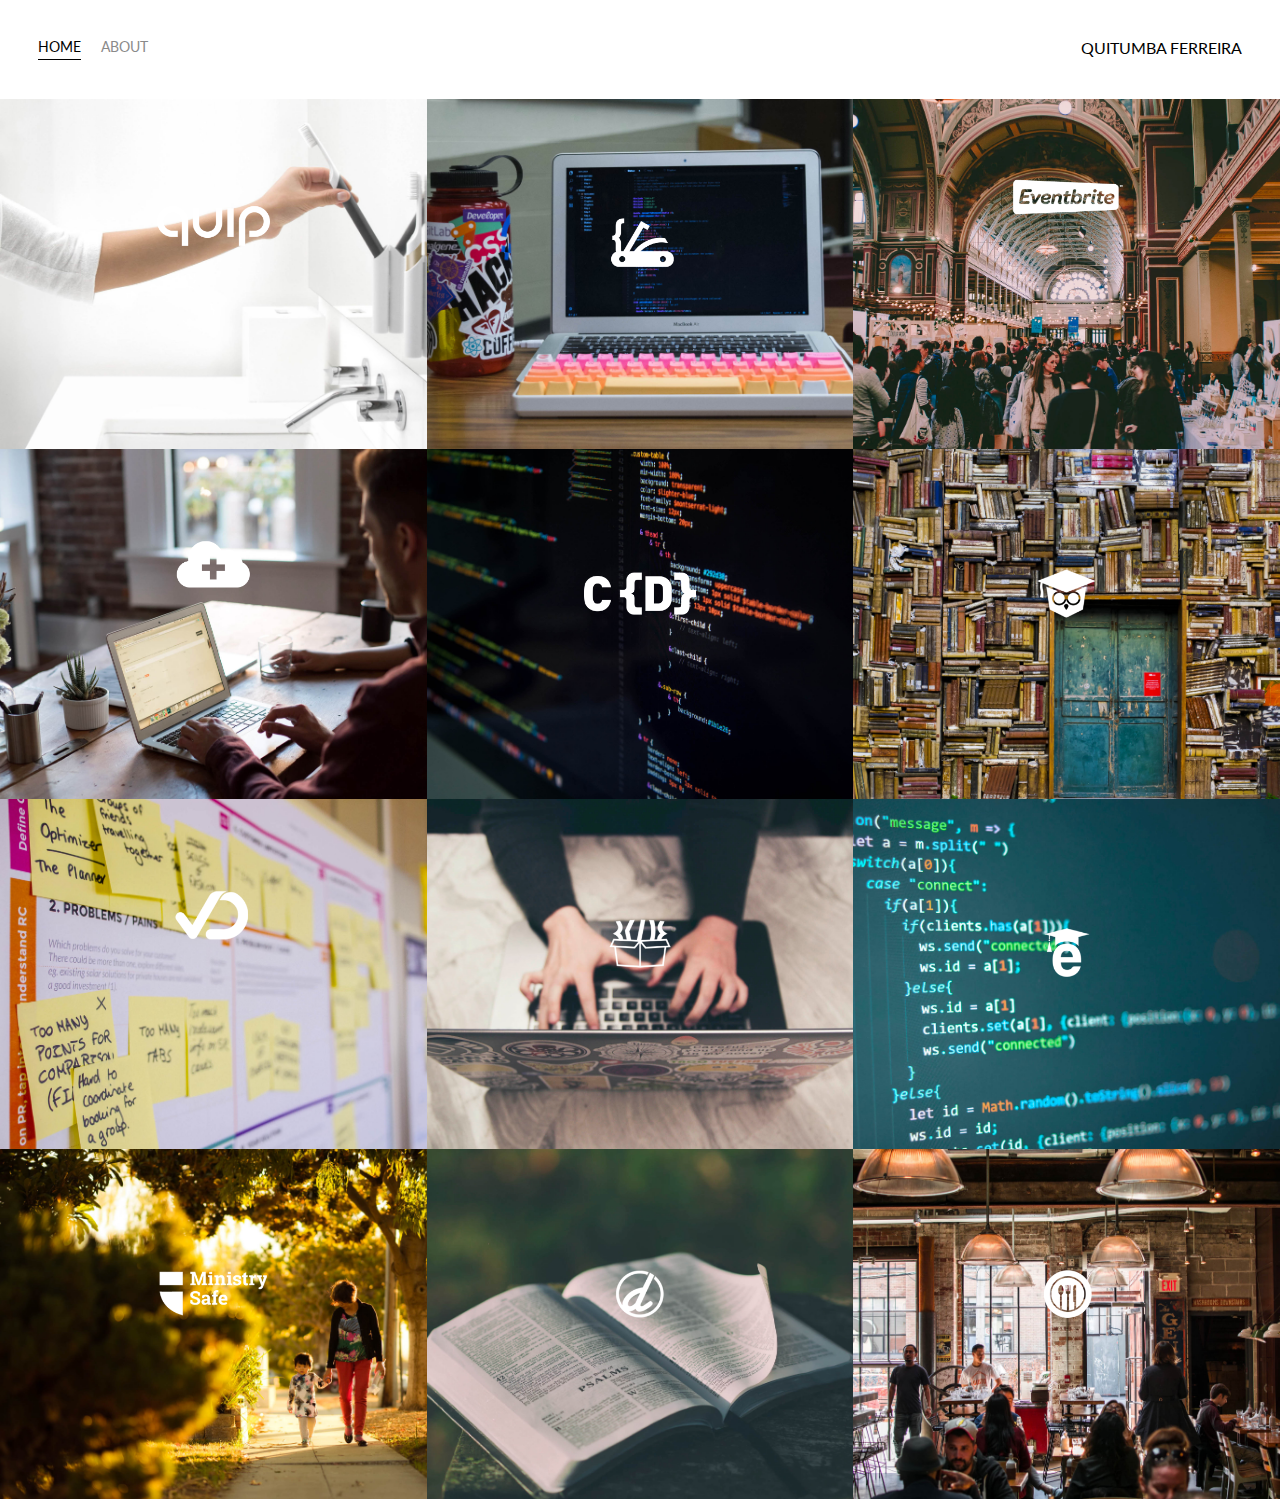
<file: index.html>
<!DOCTYPE html>
<html lang="en">
<head>
    <meta charset="UTF-8">
    <meta name="viewport" content="width=device-width, initial-scale=1.0">
    <title>Page Title</title>
    <link rel="stylesheet" href="styles.css">
    <link href="https://fonts.googleapis.com/css?family=Lato" rel="stylesheet">
</head>
<body>

    <div class="container">
        <div class="nav-wrapper">
            <div class="left-side">
                <div class="nav-link-wrapper active-nav-link ">
                    <a href="index.html">Home</a>
                </div>
                <div class="nav-link-wrapper">
                    <a href="about.html">About</a>
                </div>
            </div>
            
            <div class="right-side">
                <div class="brand">
                    <div>Quitumba Ferreira</div>
                </div>
            </div>
        </div>

        <div class="content-wrapper">
            <div class="portfolio-items-wrapper">
      
              <div class="portfolio-item-wrapper">
                <div class="portfolio-img-background" style="background-image:url(images/portfolio1.jpg)"></div>
      
                <div class="img-text-wrapper">
                  <div class="logo-wrapper">
                    <img src="images/logos/quip.png" alt="">
                  </div>
      
                  <div class="subtitle">I built the Quip Ecommerce platform, named a Top 25 Invention by Time Magazine in 2016.</div>
                </div>
              </div>
      
              <div class="portfolio-item-wrapper">
                <div class="portfolio-img-background" style="background-image:url(images/portfolio2.jpg)"></div>
                <div class="img-text-wrapper">
                  <div class="logo-wrapper">
                    <img src="images/logos/devcamp.png" alt="">
                  </div>
      
                  <div class="subtitle">Coding bootcamp and learning management system.</div>
                </div>
              </div>
      
              <div class="portfolio-item-wrapper">
                <div class="portfolio-img-background" style="background-image:url(images/portfolio3.jpg)"></div>
                <div class="img-text-wrapper">
                  <div class="logo-wrapper">
                    <img src="images/logos/eventbrite.png" alt="">
                  </div>
      
                  <div class="subtitle">Eventbrite is the leading event management platform on the web with millions of individuals utilizing their applications
                    to find, register or, and management events in numerous industries.</div>
                </div>
              </div>
      
              <div class="portfolio-item-wrapper">
                <div class="portfolio-img-background" style="background-image:url(images/portfolio4.jpg)"></div>
                <div class="img-text-wrapper">
                  <div class="logo-wrapper">
                    <img src="images/logos/shop-hacker.png" alt="">
                  </div>
      
                  <div class="subtitle">Shop Hacker allows you to easily import digital products such as elearning courses, software, and games directly
                    into your ecommerce store.</div>
                </div>
              </div>
      
              <div class="portfolio-item-wrapper">
                <div class="portfolio-img-background" style="background-image:url(images/portfolio5.jpg)"></div>
                <div class="img-text-wrapper">
                  <div class="logo-wrapper">
                    <img src="images/logos/crondose.png" alt="">
                  </div>
      
                  <div class="subtitle">Online tutorials and productivity tips.</div>
                </div>
              </div>
      
              <div class="portfolio-item-wrapper">
                <div class="portfolio-img-background" style="background-image:url(images/portfolio6.jpg)"></div>
                <div class="img-text-wrapper">
                  <div class="logo-wrapper">
                    <img src="images/logos/dailysmarty.png" alt="">
                  </div>
      
                  <div class="subtitle">Keep track of what you learn every day.</div>
                </div>
              </div>
      
              <div class="portfolio-item-wrapper">
                <div class="portfolio-img-background" style="background-image:url(images/portfolio7.jpg)"></div>
                <div class="img-text-wrapper">
                  <div class="logo-wrapper">
                    <img src="images/logos/dashtrack.png" alt="">
                  </div>
      
                  <div class="subtitle">What you track improves. DashTrack is a journal that makes it easy to track your daily tasks and make the most
                    of your time each day.</div>
                </div>
              </div>
      
              <div class="portfolio-item-wrapper">
                <div class="portfolio-img-background" style="background-image:url(images/portfolio8.jpg)"></div>
                <div class="img-text-wrapper">
                  <div class="logo-wrapper">
                    <img src="images/logos/devtrunk.png" alt="">
                  </div>
      
                  <div class="subtitle">Online shop for developer happiness.</div>
                </div>
              </div>
      
              <div class="portfolio-item-wrapper">
                <div class="portfolio-img-background" style="background-image:url(images/portfolio9.jpg)"></div>
                <div class="img-text-wrapper">
                  <div class="logo-wrapper">
                    <img src="images/logos/edutechional.png" alt="">
                  </div>
      
                  <div class="subtitle">Online technology tutorials.</div>
                </div>
              </div>
      
              <div class="portfolio-item-wrapper">
                <div class="portfolio-img-background" style="background-image:url(images/portfolio10.jpg)"></div>
                <div class="img-text-wrapper">
                  <div class="logo-wrapper">
                    <img src="images/logos/ministry-safe.png" alt="">
                  </div>
      
                  <div class="subtitle">A complete child safety system for organizations.</div>
                </div>
              </div>
      
              <div class="portfolio-item-wrapper">
                <div class="portfolio-img-background" style="background-image:url(images/portfolio11.jpg)"></div>
                <div class="img-text-wrapper">
                  <div class="logo-wrapper">
                    <img src="images/logos/open-devos.png" alt="">
                  </div>
      
                  <div class="subtitle">Publish and share daily devotionals.</div>
                </div>
              </div>
      
              <div class="portfolio-item-wrapper">
                <div class="portfolio-img-background" style="background-image:url(images/portfolio12.jpg)"></div>
                <div class="img-text-wrapper">
                  <div class="logo-wrapper">
                    <img src="images/logos/toastability.png" alt="">
                  </div>
      
                  <div class="subtitle">Easy way to manage the digital life of your bar or restaurant.</div>
                </div>
              </div>
      
            </div>
          </div>
    </div>    
</body>
<script>
    const portfolioItems = document.querySelectorAll('.portfolio-item-wrapper');

    portfolioItems.forEach( portfolioItem => {
        portfolioItem.addEventListener('mouseover', () => {
            // console.log(portfolioItem.childNodes[1].classList);
            portfolioItem.childNodes[1].classList.add('img-darken');
        });
        portfolioItem.addEventListener('mouseout', () => {
            portfolioItem.childNodes[1].classList.remove('img-darken');
        })
    });
</script>
</html>
</file>
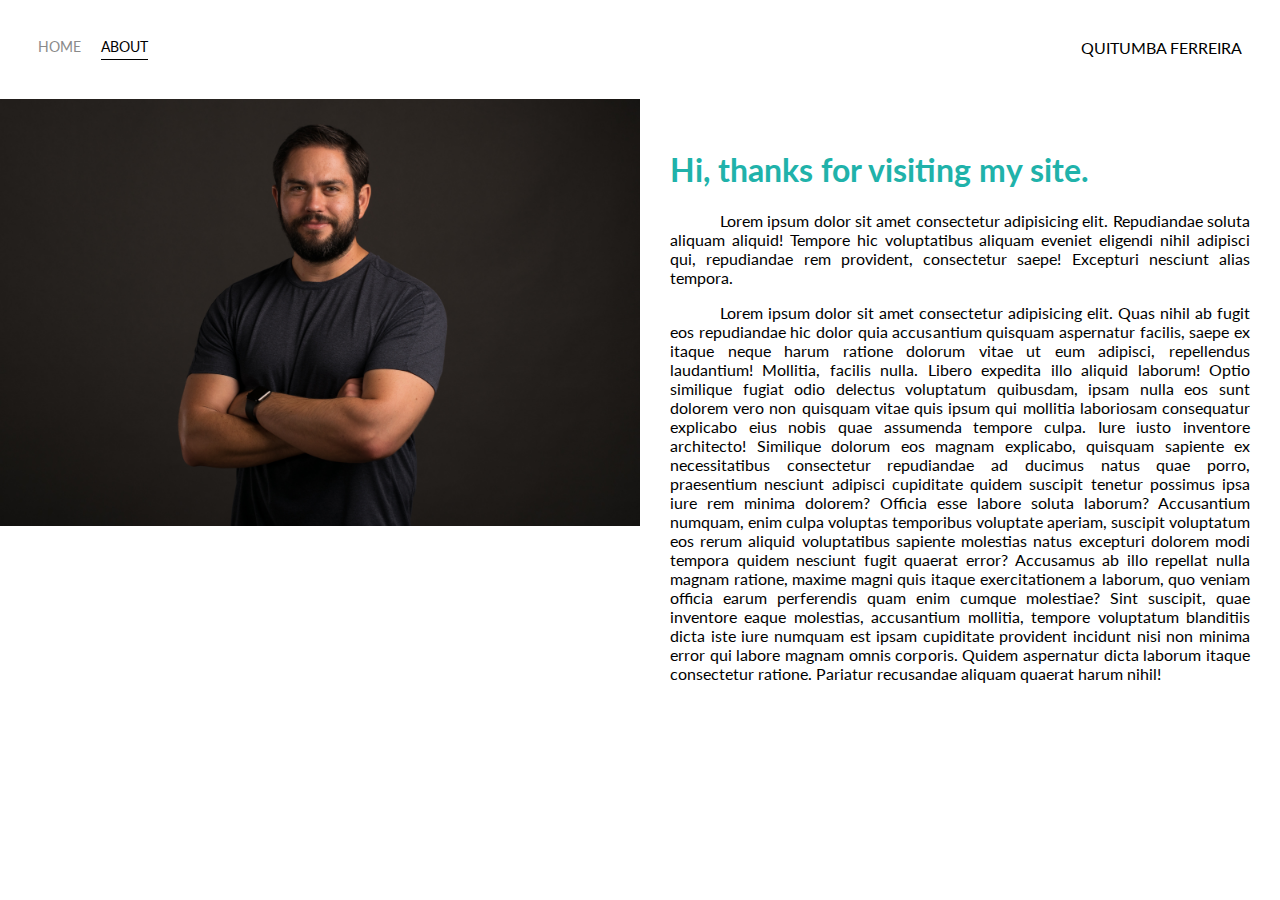
<file: about.html>
<!DOCTYPE html>
<html lang="en">
<head>
    <meta charset="UTF-8">
    <meta name="viewport" content="width=device-width, initial-scale=1.0">
    <title>About</title>
    <link rel="stylesheet" href="styles.css">
    <link href="https://fonts.googleapis.com/css?family=Lato" rel="stylesheet">
</head>
<body>

    <div class="container">
        <div class="nav-wrapper">
            <div class="left-side">
                <div class="nav-link-wrapper">
                    <a href="index.html">Home</a>
                </div>
                <div class="nav-link-wrapper active-nav-link">
                    <a href="about.html">About</a>
                </div>
            </div>
            
            <div class="right-side">
                <div class="brand">
                    <div>Quitumba Ferreira</div>
                </div>
            </div>
        </div>

        <div class="content-wrapper">
           <div class="two-column-wrapper">
               <div class="profile-image-wrapper">
                    <img src="images/profile.jpg" alt="">
               </div>
               <div class="profile-content-wrapper">
                    <h1>Hi, thanks for visiting my site.</h1>
                    <p>
                        Lorem ipsum dolor sit amet consectetur adipisicing elit. Repudiandae soluta aliquam aliquid! Tempore hic voluptatibus aliquam eveniet eligendi nihil adipisci qui, repudiandae rem provident, consectetur saepe! Excepturi nesciunt alias tempora.
                    </p>
                    <p>Lorem ipsum dolor sit amet consectetur adipisicing elit. Quas nihil ab fugit eos repudiandae hic dolor quia accusantium quisquam aspernatur facilis, saepe ex itaque neque harum ratione dolorum vitae ut eum adipisci, repellendus laudantium! Mollitia, facilis nulla. 
                        Libero expedita illo aliquid laborum! Optio similique fugiat odio delectus voluptatum quibusdam, ipsam nulla eos sunt dolorem vero non quisquam vitae quis ipsum qui mollitia laboriosam consequatur explicabo eius nobis quae assumenda tempore culpa. Iure iusto inventore architecto! Similique dolorum eos magnam explicabo, quisquam sapiente ex necessitatibus consectetur repudiandae ad ducimus natus quae porro, praesentium nesciunt adipisci cupiditate quidem suscipit tenetur possimus ipsa iure rem minima dolorem? Officia esse labore soluta laborum? Accusantium numquam, enim culpa voluptas temporibus voluptate aperiam, suscipit voluptatum eos rerum aliquid voluptatibus sapiente molestias natus excepturi dolorem modi tempora quidem nesciunt fugit quaerat error? Accusamus ab illo repellat nulla magnam ratione, maxime magni quis itaque exercitationem a laborum, quo veniam officia earum perferendis quam enim cumque molestiae? Sint suscipit, quae inventore eaque molestias, accusantium mollitia, tempore voluptatum blanditiis dicta iste iure numquam est ipsam cupiditate provident incidunt nisi non minima error qui labore magnam omnis corporis. Quidem aspernatur dicta laborum itaque consectetur ratione. Pariatur recusandae aliquam quaerat harum nihil!
                    </p>
               </div>
           </div>
        </div>
    </div>    
</body>
</html>
</file>
<file: styles.css>
/* Master style */
body {
    font-family: 'Lato', sans-serif;
    margin: 0px;
}

.container {
    display: grid;
    grid-template-columns: 1fr;
}

/* Nav style */

.nav-wrapper {
    display: flex;
    justify-content: space-between;
    padding: 38px;
}

.left-side {
    display: flex;

}

.nav-wrapper > .left-side > div {
    margin-right: 20px;
    font-size: 0.9em;
    text-transform: uppercase;
}

.nav-wrapper {
    height: 22px;
    border-bottom: 1px solid transparent;
    transition: border-bottom 0.5s;
}

.nav-wrapper a {
    color: #8a8a8a;
    text-decoration: none;
    transition: color 0.5s;
}

.nav-link-wrapper:hover {
    border-bottom: 1px solid black;
}

.nav-link-wrapper a:hover {
    color: black;
}

.brand {
    text-transform: uppercase;
}

.active-nav-link {
     border-bottom: 1px solid black;
}

.active-nav-link a {
    color: black !important;
}

/* Portfolio styles */

.portfolio-items-wrapper {
    display: grid;
    grid-template-columns: 1fr 1fr 1fr;
}

.portfolio-item-wrapper {
    position: relative;
}

.portfolio-img-background {
    height: 350px;
    width: 100%;
    background-size: cover;
    background-position: center;
    background-repeat: no-repeat;
}

.img-text-wrapper {
    position: absolute;
    top: 0;
    display: flex;
    flex-direction: column;
    justify-content: center;
    align-items: center;
    height: 100%;
    text-align: center;
    padding-left: 100px;
    padding-right: 100px;
}

.logo-wrapper img {
    width: 50%;
    margin-bottom: 20px;
}

/* Needs to be more specific with selector */
.img-text-wrapper .subtitle {
    transition: 1s;
    font-weight: 600;
    color: transparent;
}

.img-text-wrapper:hover .subtitle {
    font-weight: 600;
    color: lightseagreen;
}

.img-darken {
    transition: 1s;
    filter: brightness(10%);
}

/* About page  */

.two-column-wrapper {
    display: grid;
    grid-template-columns: 1fr 1fr;
}

.profile-image-wrapper img {
    width: 100%;
}

.profile-content-wrapper {
    padding: 30px;
}

.profile-content-wrapper p {
    text-align: justify;
    text-indent: 50px;
}

.profile-content-wrapper h1{
    color: lightseagreen;
}
</file>
